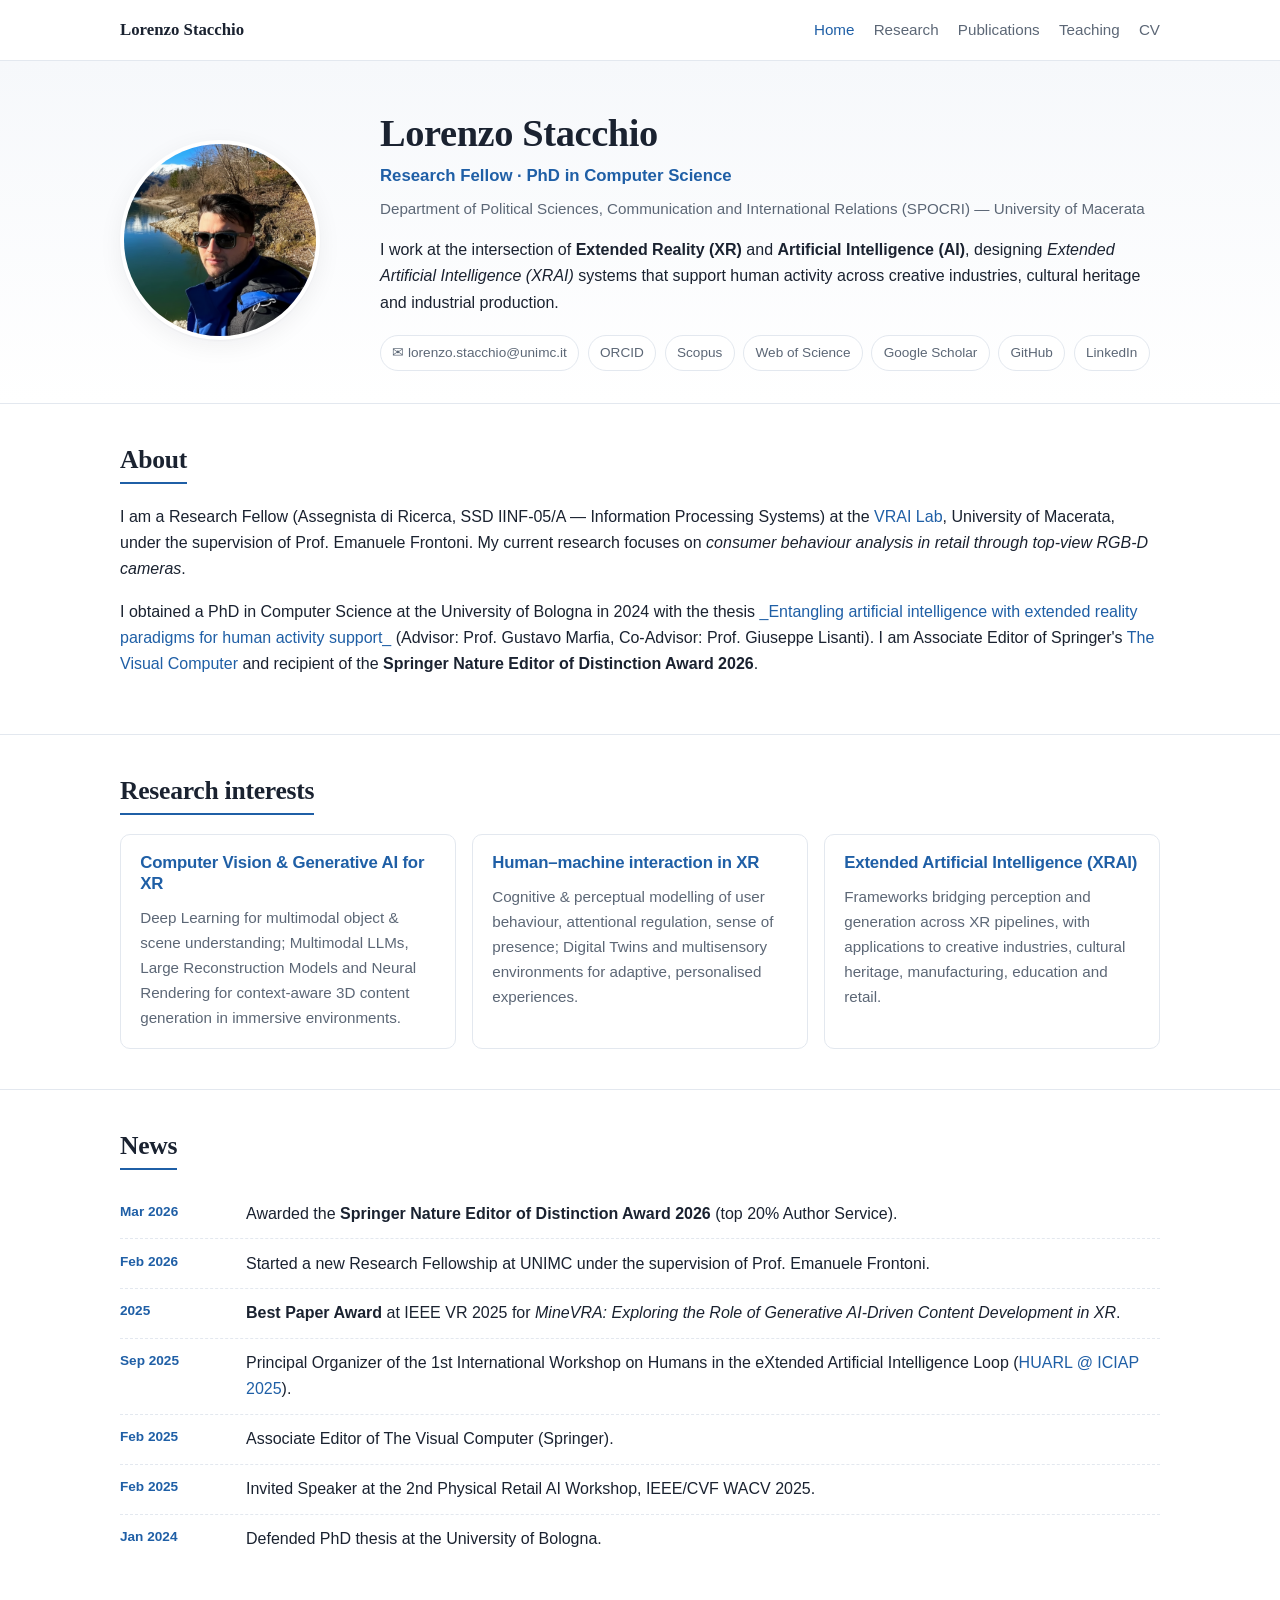
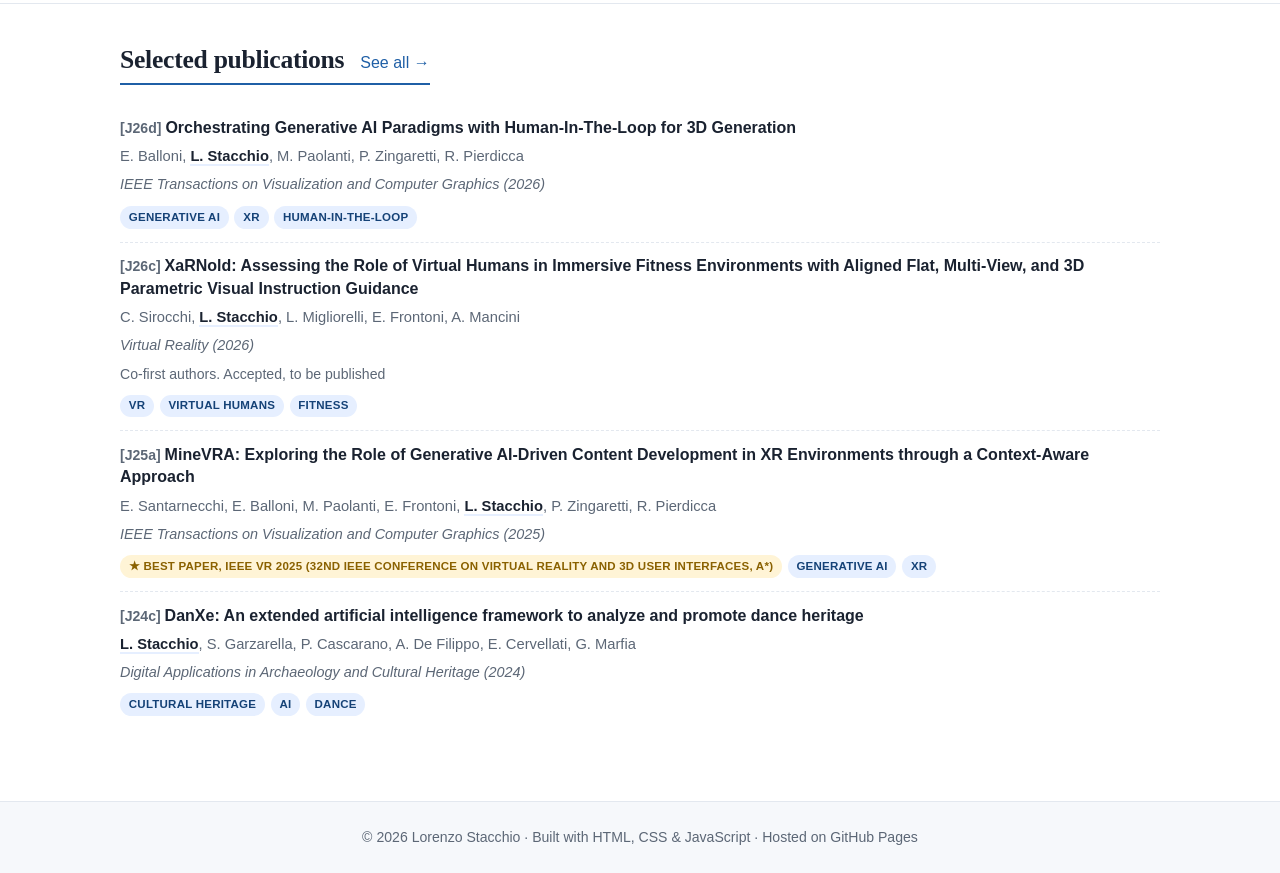
<file: index.html>
<!doctype html>
<html lang="en">
<head>
  <meta charset="utf-8">
  <title>Lorenzo Stacchio — Academic Website</title>
  <meta name="viewport" content="width=device-width,initial-scale=1">
  <meta name="description" content="Lorenzo Stacchio — Research Fellow at the University of Macerata. Research on the intersection of Extended Reality (XR) and Artificial Intelligence (AI).">
  <meta name="author" content="Lorenzo Stacchio">
  <link rel="stylesheet" href="assets/css/style.css">
  <link rel="icon" href="data:image/svg+xml,%3Csvg xmlns='http://www.w3.org/2000/svg' viewBox='0 0 100 100'%3E%3Ccircle cx='50' cy='50' r='48' fill='%231f5fa6'/%3E%3Ctext x='50' y='66' font-family='Georgia' font-size='52' font-weight='700' fill='white' text-anchor='middle'%3ELS%3C/text%3E%3C/svg%3E">
</head>
<body>

<nav class="nav">
  <div class="nav-inner">
    <a href="index.html" class="nav-brand" data-render="brand" data-source="data/profile.json">Lorenzo Stacchio</a>
    <button class="nav-toggle" aria-label="Open menu">☰</button>
    <div class="nav-links">
      <a href="index.html">Home</a>
      <a href="research.html">Research</a>
      <a href="publications.html">Publications</a>
      <a href="teaching.html">Teaching</a>
      <a href="cv.html">CV</a>
    </div>
  </div>
</nav>

<header class="hero" data-render="hero" data-source="data/profile.json"></header>

<main>

<section id="about">
  <div class="container">
    <div class="section-title"><h2>About</h2></div>
    <div data-render="about" data-source="data/profile.json"></div>
  </div>
</section>

<section id="research-interests">
  <div class="container">
    <div class="section-title"><h2>Research interests</h2></div>
    <div data-render="cards" data-source="data/research.json#interests"></div>
  </div>
</section>

<section id="news">
  <div class="container">
    <div class="section-title"><h2>News</h2></div>
    <div data-render="news" data-source="data/news.json"></div>
  </div>
</section>

<section id="selected">
  <div class="container">
    <div class="section-title"><h2>Selected publications</h2><a href="publications.html">See all →</a></div>
    <div id="selected-pubs"><div class="loading">Loading…</div></div>
  </div>
</section>

</main>

<footer>
  <div class="container">
    © <span id="year"></span> Lorenzo Stacchio · Built with HTML, CSS &amp; JavaScript · Hosted on GitHub Pages
  </div>
</footer>

<script>document.getElementById('year').textContent = new Date().getFullYear();</script>
<script src="assets/js/render.js"></script>
<script src="assets/js/main.js"></script>
<script src="assets/js/publications.js"></script>
</body>
</html>
</file>
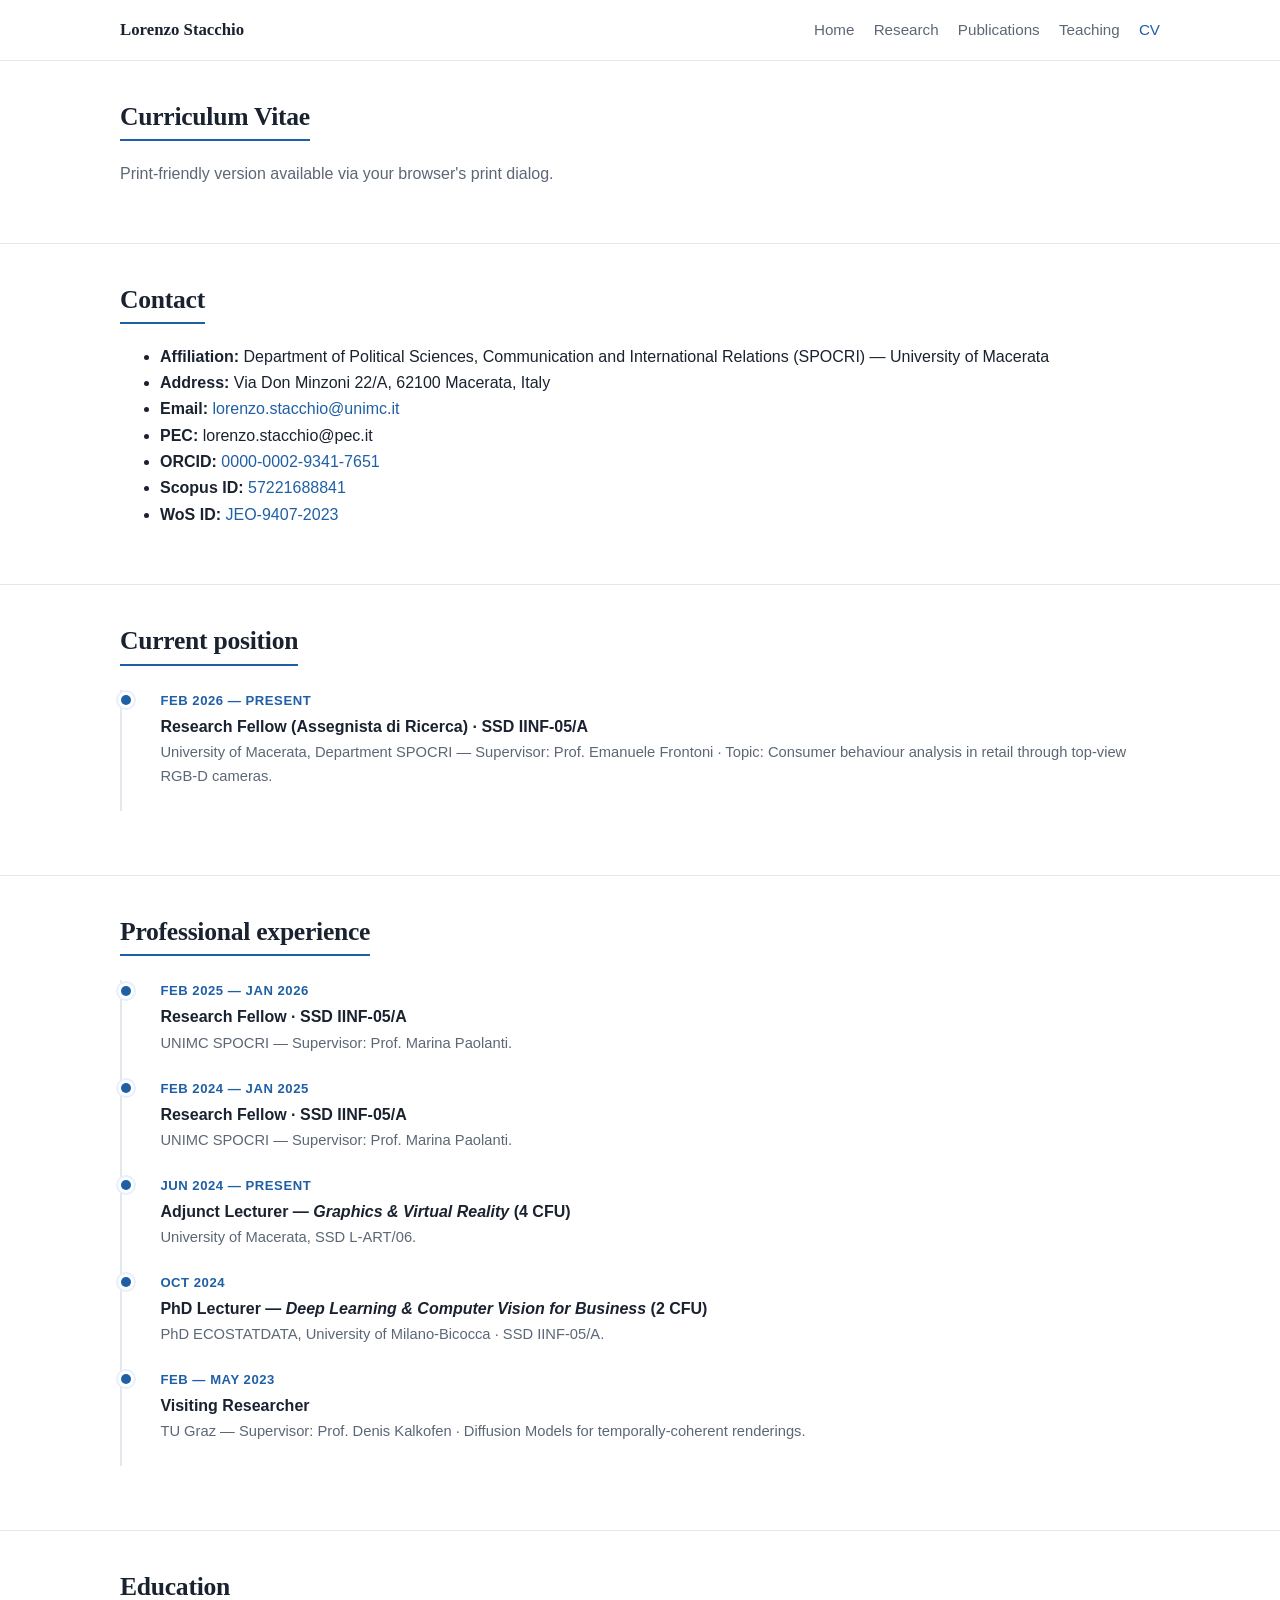
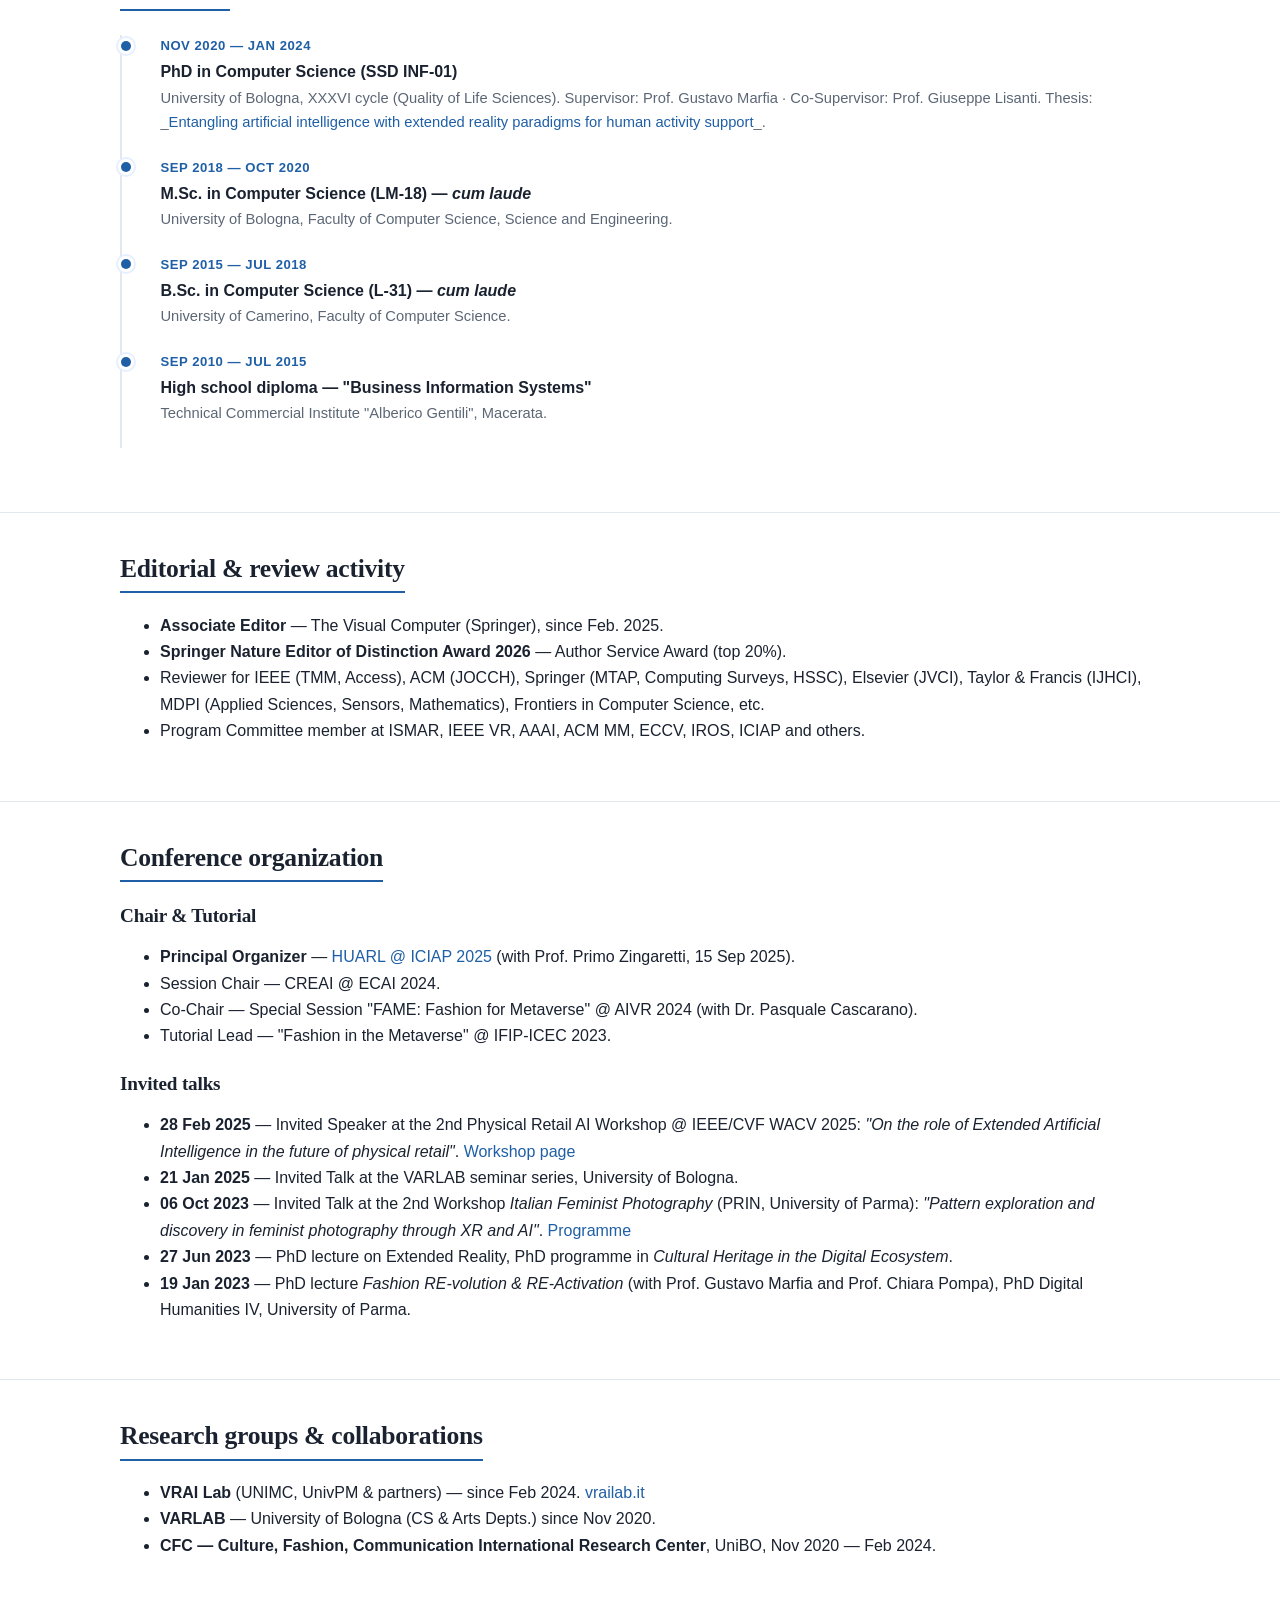
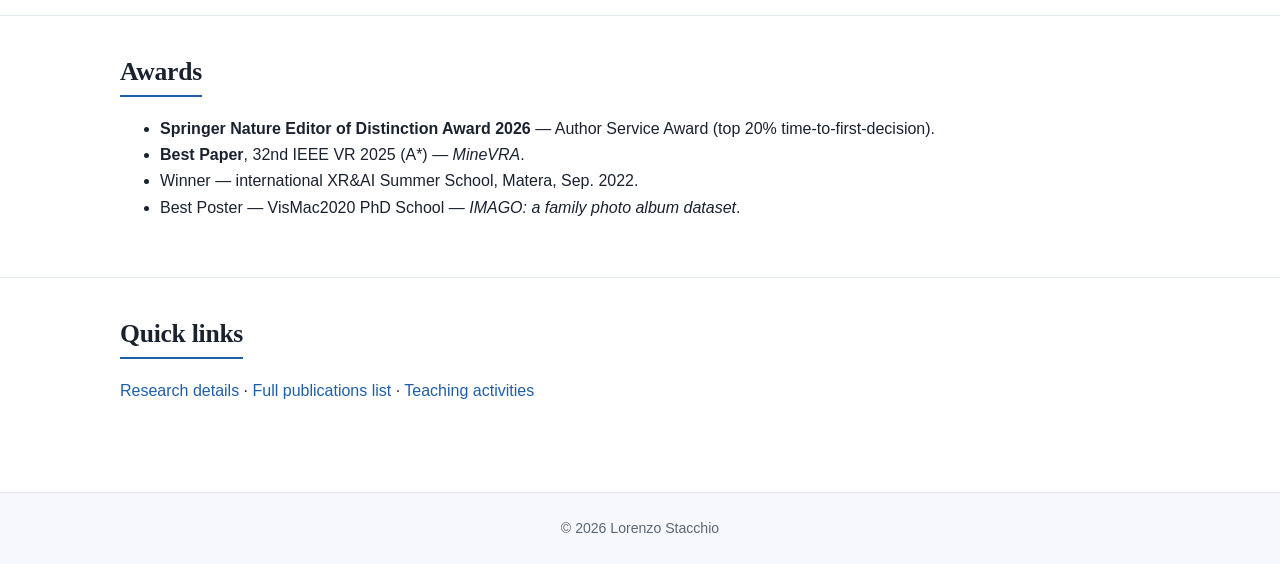
<file: cv.html>
<!doctype html>
<html lang="en">
<head>
  <meta charset="utf-8">
  <title>Curriculum Vitae — Lorenzo Stacchio</title>
  <meta name="viewport" content="width=device-width,initial-scale=1">
  <meta name="description" content="Curriculum Vitae of Lorenzo Stacchio.">
  <link rel="stylesheet" href="assets/css/style.css">
  <link rel="icon" href="data:image/svg+xml,%3Csvg xmlns='http://www.w3.org/2000/svg' viewBox='0 0 100 100'%3E%3Ccircle cx='50' cy='50' r='48' fill='%231f5fa6'/%3E%3Ctext x='50' y='66' font-family='Georgia' font-size='52' font-weight='700' fill='white' text-anchor='middle'%3ELS%3C/text%3E%3C/svg%3E">
</head>
<body>

<nav class="nav">
  <div class="nav-inner">
    <a href="index.html" class="nav-brand" data-render="brand" data-source="data/profile.json">Lorenzo Stacchio</a>
    <button class="nav-toggle" aria-label="Open menu">☰</button>
    <div class="nav-links">
      <a href="index.html">Home</a>
      <a href="research.html">Research</a>
      <a href="publications.html">Publications</a>
      <a href="teaching.html">Teaching</a>
      <a href="cv.html">CV</a>
    </div>
  </div>
</nav>

<main>

<section>
  <div class="container">
    <div class="section-title"><h2>Curriculum Vitae</h2></div>
    <p class="muted">Print-friendly version available via your browser's print dialog.</p>
  </div>
</section>

<section>
  <div class="container">
    <div class="section-title"><h2>Contact</h2></div>
    <div data-render="profile_contacts" data-source="data/profile.json"></div>
  </div>
</section>

<section>
  <div class="container">
    <div class="section-title"><h2>Current position</h2></div>
    <div data-render="timeline" data-source="data/positions.json#current"></div>
  </div>
</section>

<section>
  <div class="container">
    <div class="section-title"><h2>Professional experience</h2></div>
    <div data-render="timeline" data-source="data/positions.json#past"></div>
  </div>
</section>

<section>
  <div class="container">
    <div class="section-title"><h2>Education</h2></div>
    <div data-render="timeline" data-source="data/education.json"></div>
  </div>
</section>

<section>
  <div class="container">
    <div class="section-title"><h2>Editorial &amp; review activity</h2></div>
    <div data-render="list" data-source="data/service.json#editorial"></div>
  </div>
</section>

<section>
  <div class="container">
    <div class="section-title"><h2>Conference organization</h2></div>
    <h3>Chair &amp; Tutorial</h3>
    <div data-render="list" data-source="data/service.json#chair"></div>
    <h3>Invited talks</h3>
    <div data-render="list" data-source="data/talks.json"></div>
  </div>
</section>

<section>
  <div class="container">
    <div class="section-title"><h2>Research groups &amp; collaborations</h2></div>
    <div data-render="list" data-source="data/research.json#groups"></div>
  </div>
</section>

<section>
  <div class="container">
    <div class="section-title"><h2>Awards</h2></div>
    <div data-render="list" data-source="data/awards.json"></div>
  </div>
</section>

<section>
  <div class="container">
    <div class="section-title"><h2>Quick links</h2></div>
    <p>
      <a href="research.html">Research details</a> ·
      <a href="publications.html">Full publications list</a> ·
      <a href="teaching.html">Teaching activities</a>
    </p>
  </div>
</section>

</main>

<footer>
  <div class="container">© <span id="year"></span> Lorenzo Stacchio</div>
</footer>

<script>document.getElementById('year').textContent = new Date().getFullYear();</script>
<script src="assets/js/render.js"></script>
<script src="assets/js/main.js"></script>
</body>
</html>
</file>
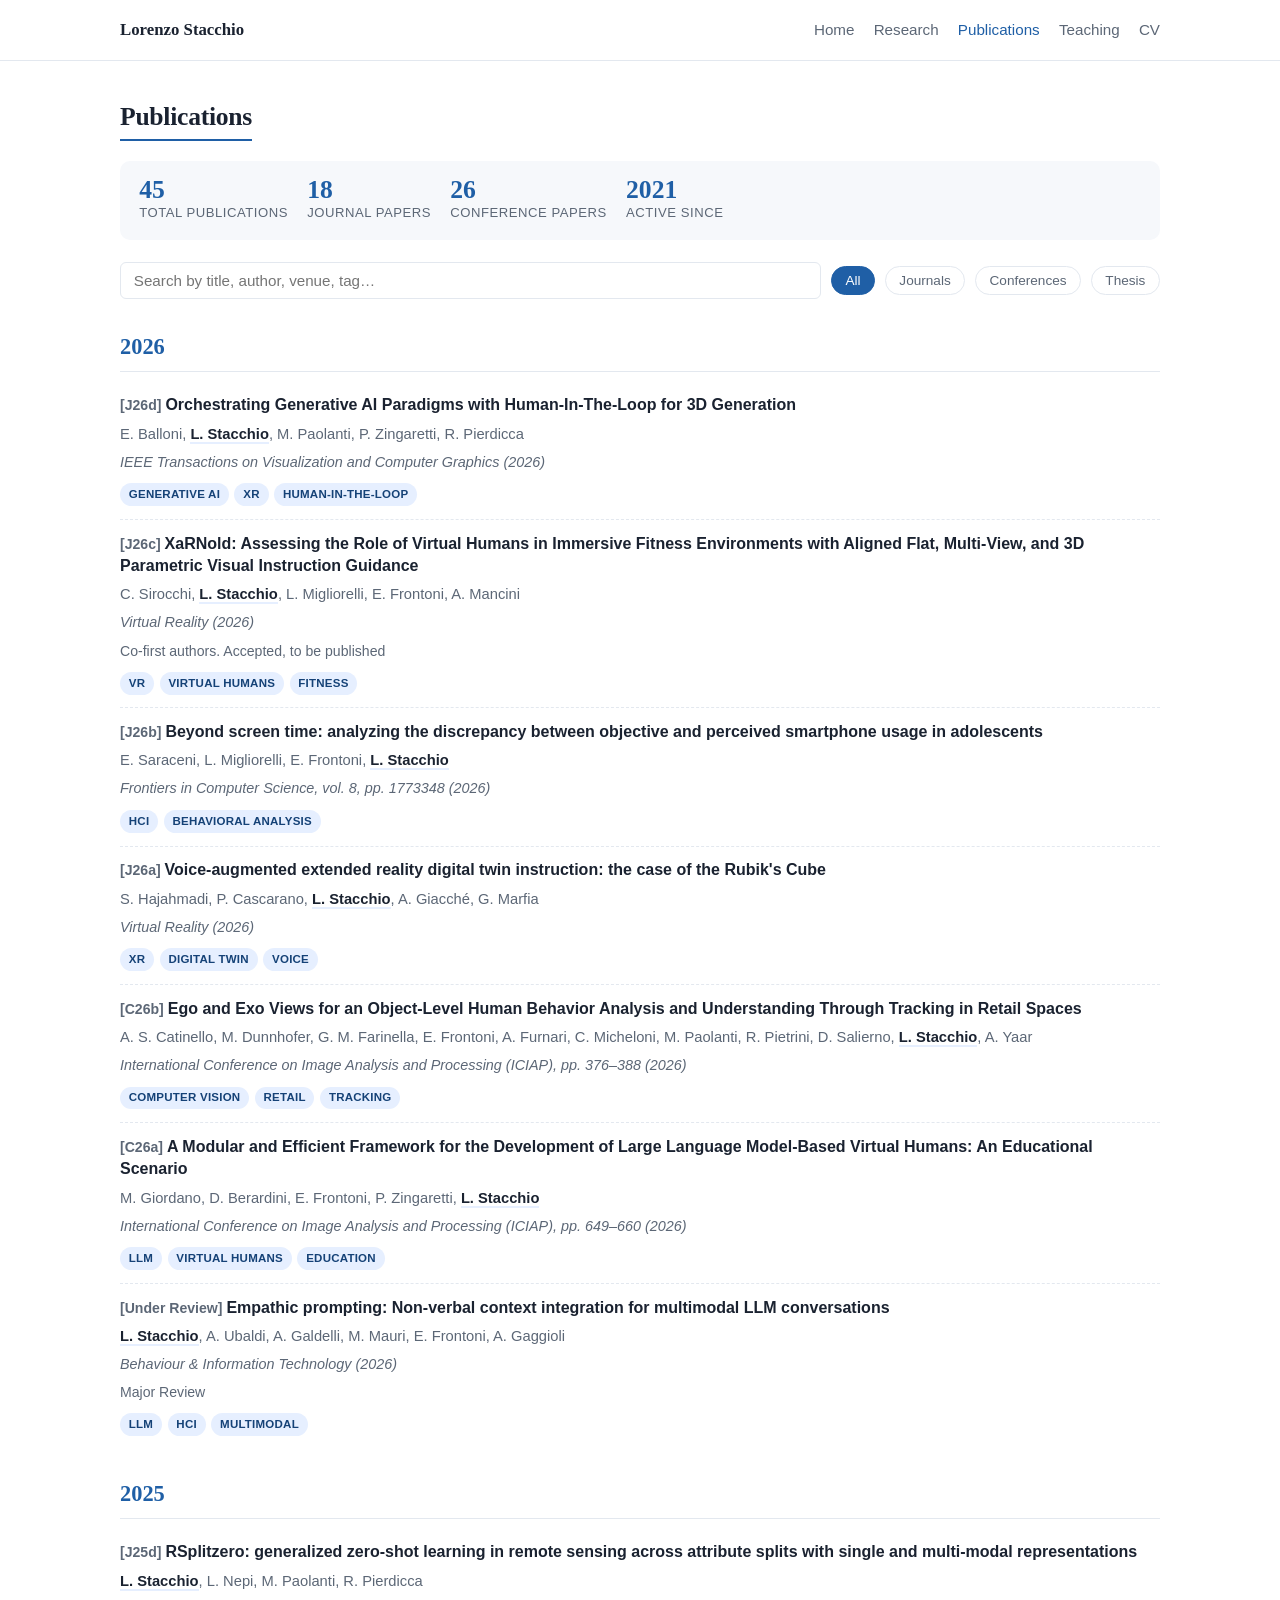
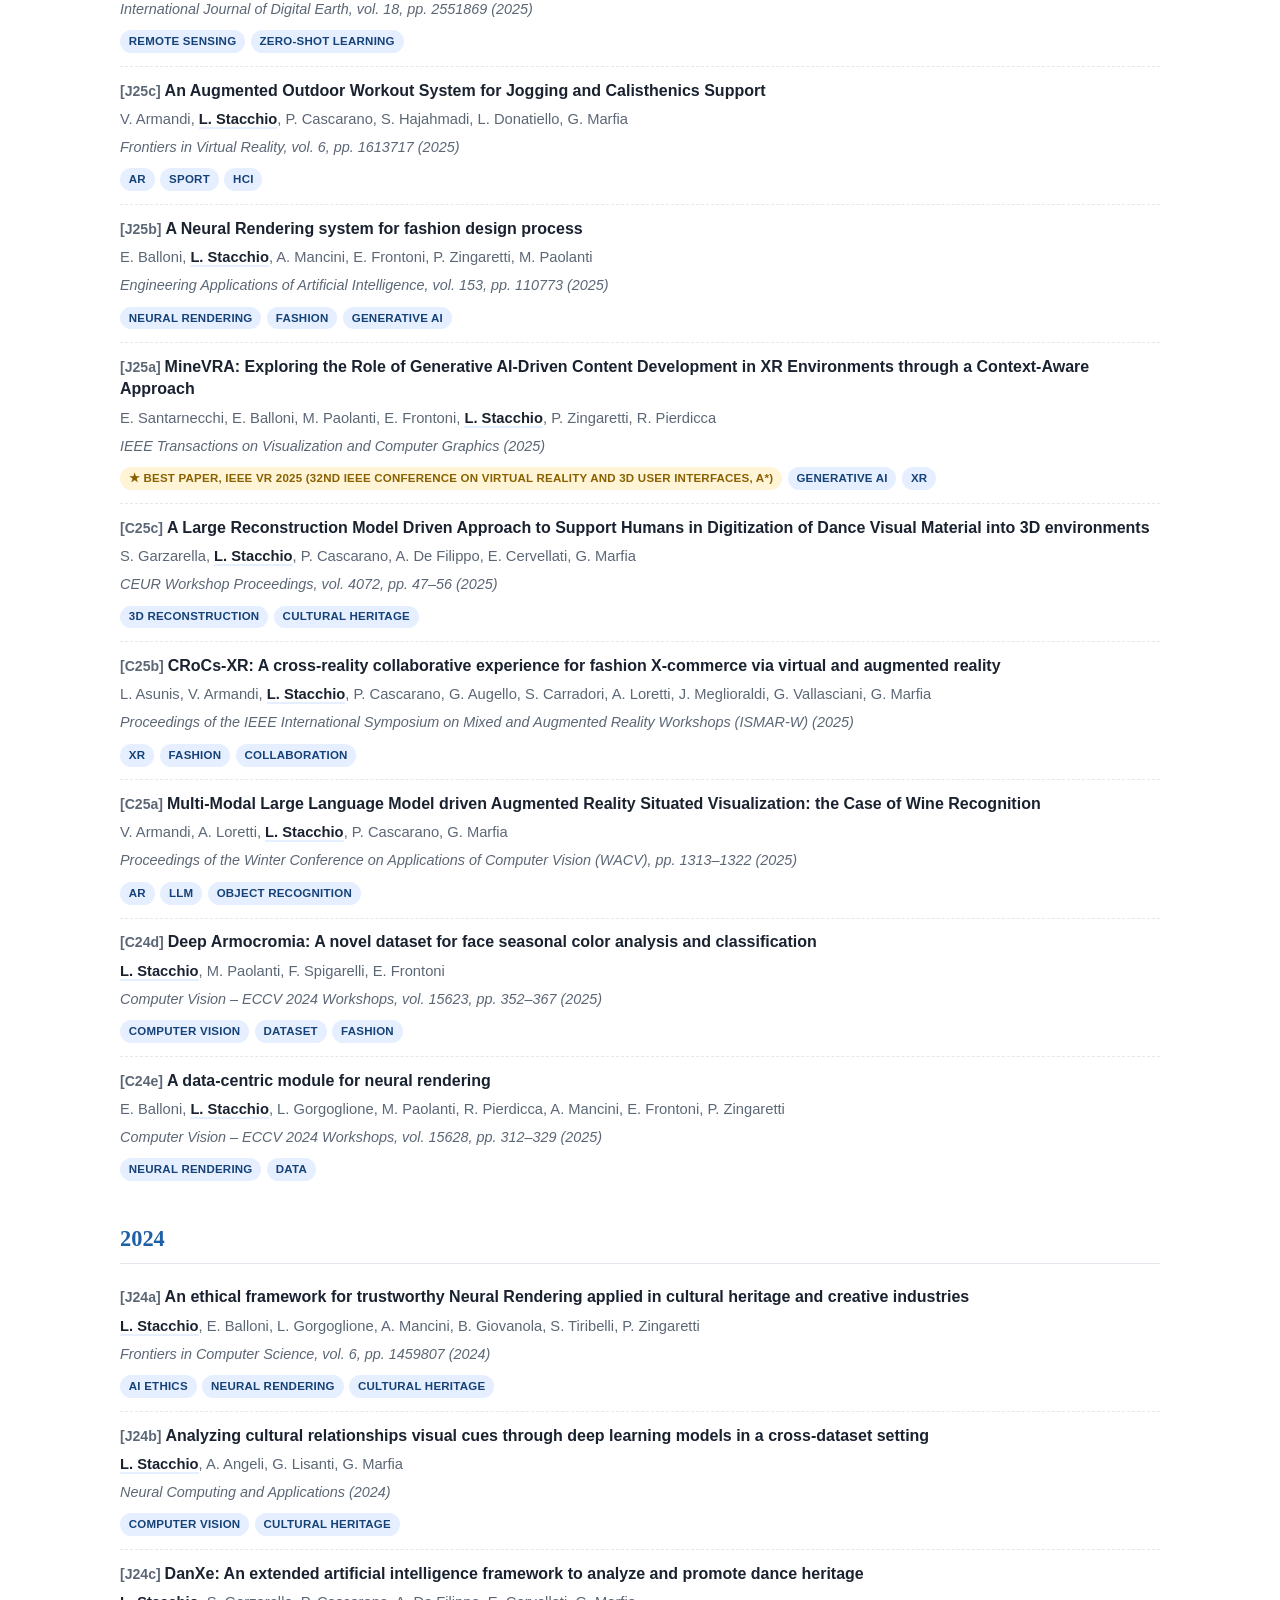
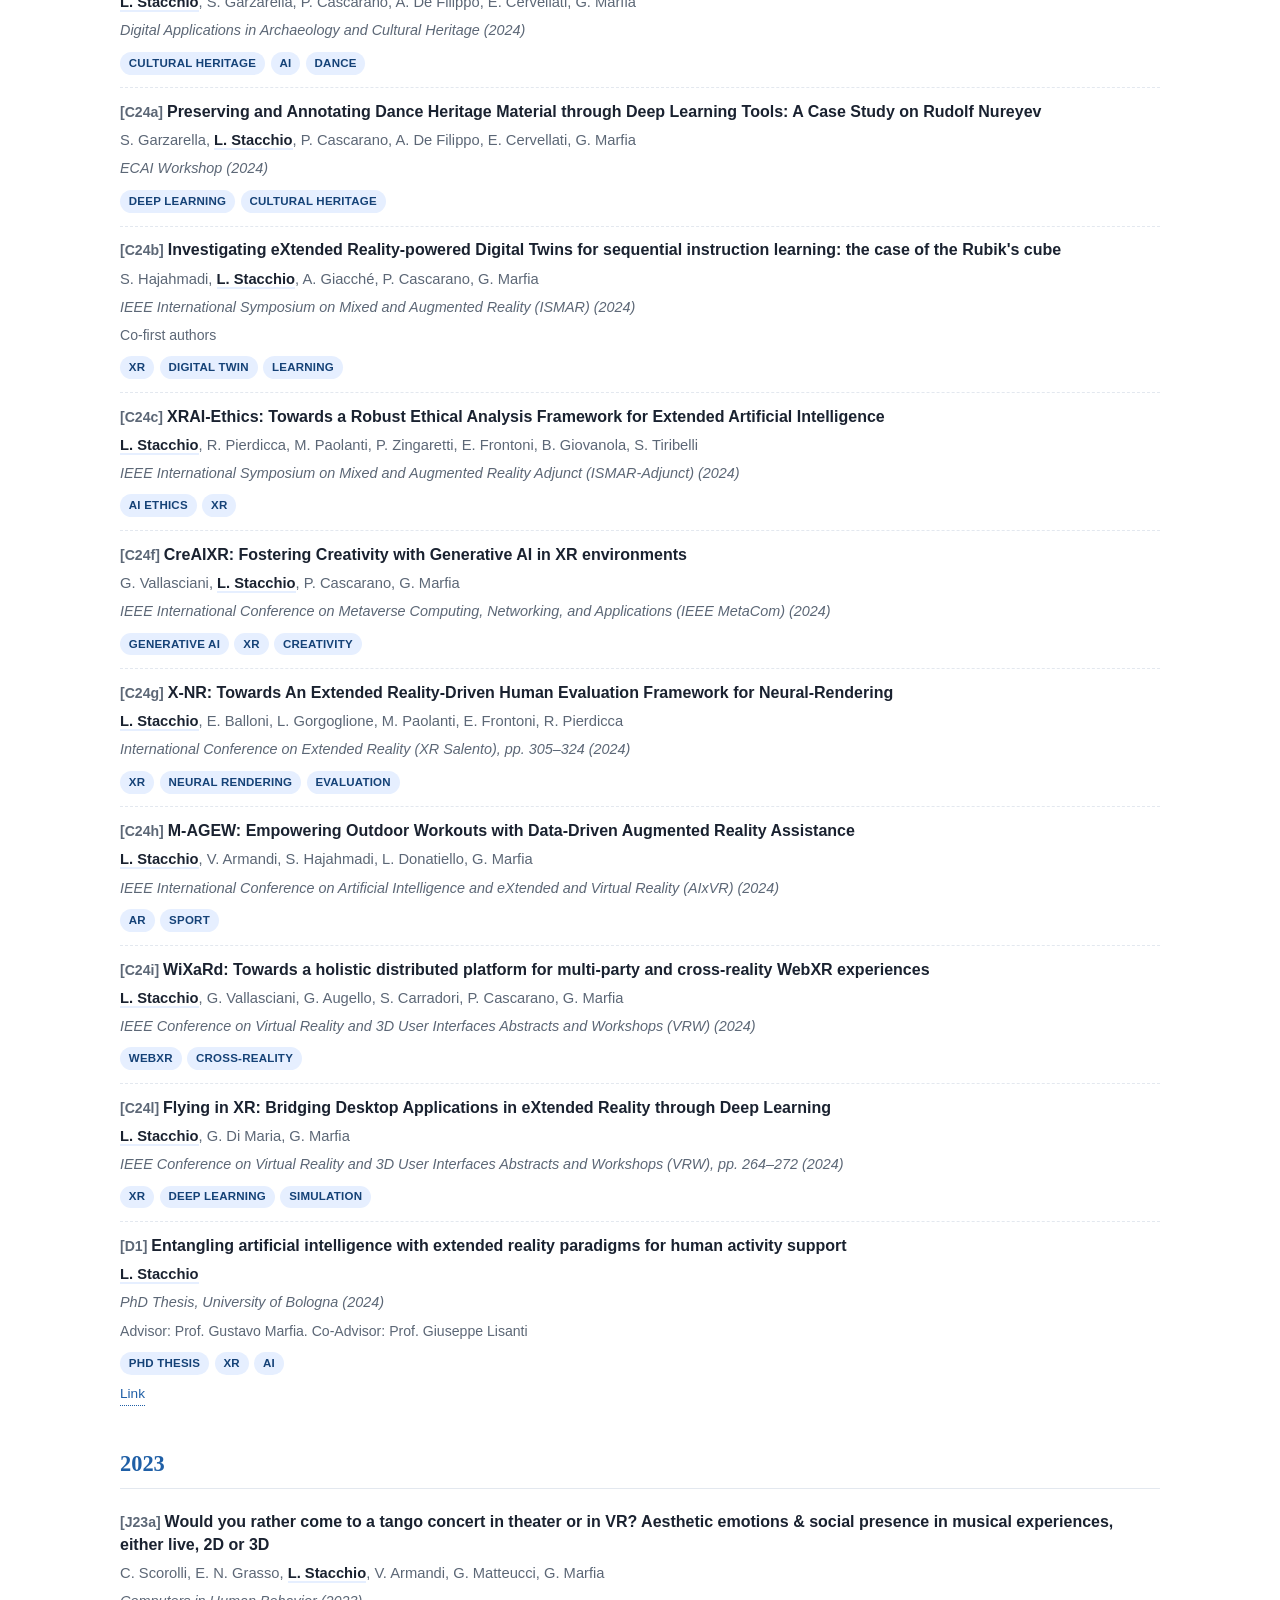
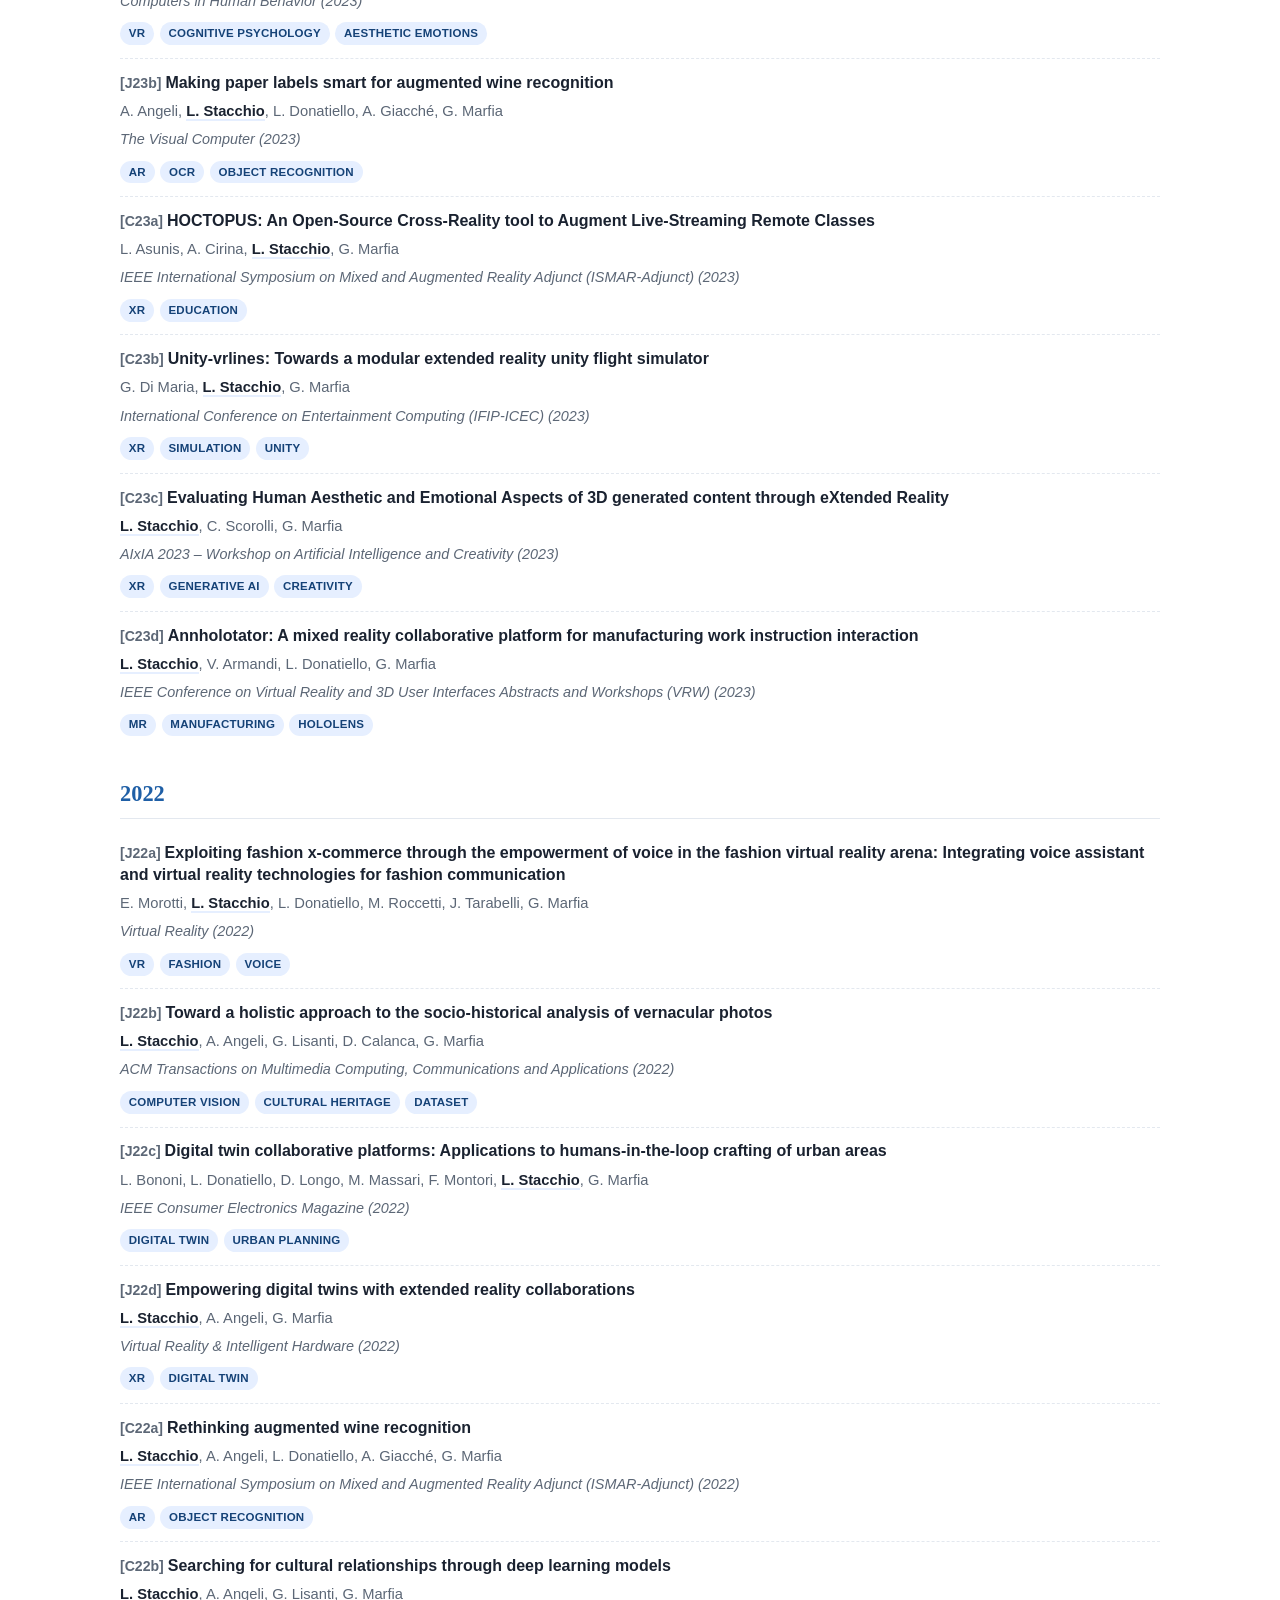
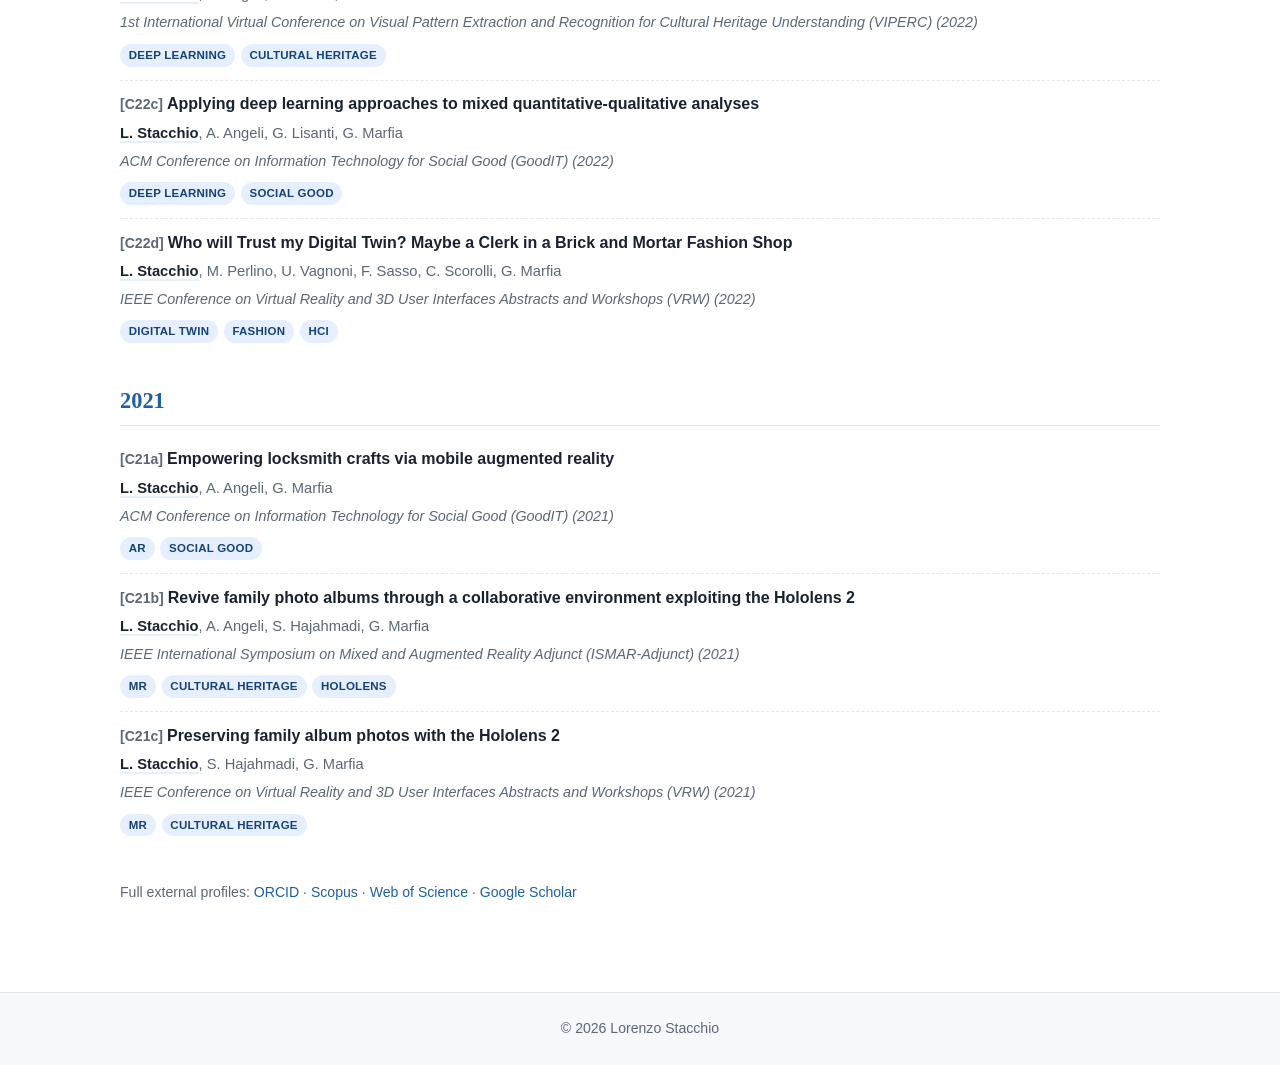
<file: publications.html>
<!doctype html>
<html lang="en">
<head>
  <meta charset="utf-8">
  <title>Publications — Lorenzo Stacchio</title>
  <meta name="viewport" content="width=device-width,initial-scale=1">
  <meta name="description" content="Publications list of Lorenzo Stacchio — dynamically loaded from BibTeX.">
  <link rel="stylesheet" href="assets/css/style.css">
  <link rel="icon" href="data:image/svg+xml,%3Csvg xmlns='http://www.w3.org/2000/svg' viewBox='0 0 100 100'%3E%3Ccircle cx='50' cy='50' r='48' fill='%231f5fa6'/%3E%3Ctext x='50' y='66' font-family='Georgia' font-size='52' font-weight='700' fill='white' text-anchor='middle'%3ELS%3C/text%3E%3C/svg%3E">
</head>
<body>

<nav class="nav">
  <div class="nav-inner">
    <a href="index.html" class="nav-brand" data-render="brand" data-source="data/profile.json">Lorenzo Stacchio</a>
    <button class="nav-toggle" aria-label="Open menu">☰</button>
    <div class="nav-links">
      <a href="index.html">Home</a>
      <a href="research.html">Research</a>
      <a href="publications.html">Publications</a>
      <a href="teaching.html">Teaching</a>
      <a href="cv.html">CV</a>
    </div>
  </div>
</nav>

<main>
<section>
  <div class="container">
    <div class="section-title"><h2>Publications</h2></div>
    <!-- <p class="muted">
      The list below is loaded automatically from
      <a href="publications.bib" target="_blank" rel="noopener"><code>publications.bib</code></a>.
      Edit that file (or replace it with a fresh export from Scopus / WoS / Scholar) and the page refreshes.
      Author <strong>Stacchio, L.</strong> is highlighted.
    </p> -->

    <div id="pub-stats" class="pub-stats"></div>

    <div class="pub-controls">
      <input type="search" id="pub-search" placeholder="Search by title, author, venue, tag…" autocomplete="off">
      <button class="pub-filter active" data-type="all">All</button>
      <button class="pub-filter" data-type="article">Journals</button>
      <button class="pub-filter" data-type="inproceedings">Conferences</button>
      <button class="pub-filter" data-type="phdthesis">Thesis</button>
    </div>

    <div id="pub-list"><div class="loading">Loading publications…</div></div>

    <p class="muted small" style="margin-top:2rem">
      Full external profiles:
      <a href="https://orcid.org/0000-0002-9341-7651" target="_blank" rel="noopener">ORCID</a> ·
      <a href="https://www.scopus.com/authid/detail.uri?authorId=57221688841" target="_blank" rel="noopener">Scopus</a> ·
      <a href="https://www.webofscience.com/wos/author/record/JEO-9407-2023" target="_blank" rel="noopener">Web of Science</a> ·
      <a href="https://scholar.google.com/citations?user=z3iakesAAAAJ" target="_blank" rel="noopener">Google Scholar</a>
    </p>
  </div>
</section>
</main>

<footer>
  <div class="container">© <span id="year"></span> Lorenzo Stacchio</div>
</footer>

<script>document.getElementById('year').textContent = new Date().getFullYear();</script>
<script src="assets/js/render.js"></script>
<script src="assets/js/main.js"></script>
<script src="assets/js/publications.js"></script>
</body>
</html>
</file>
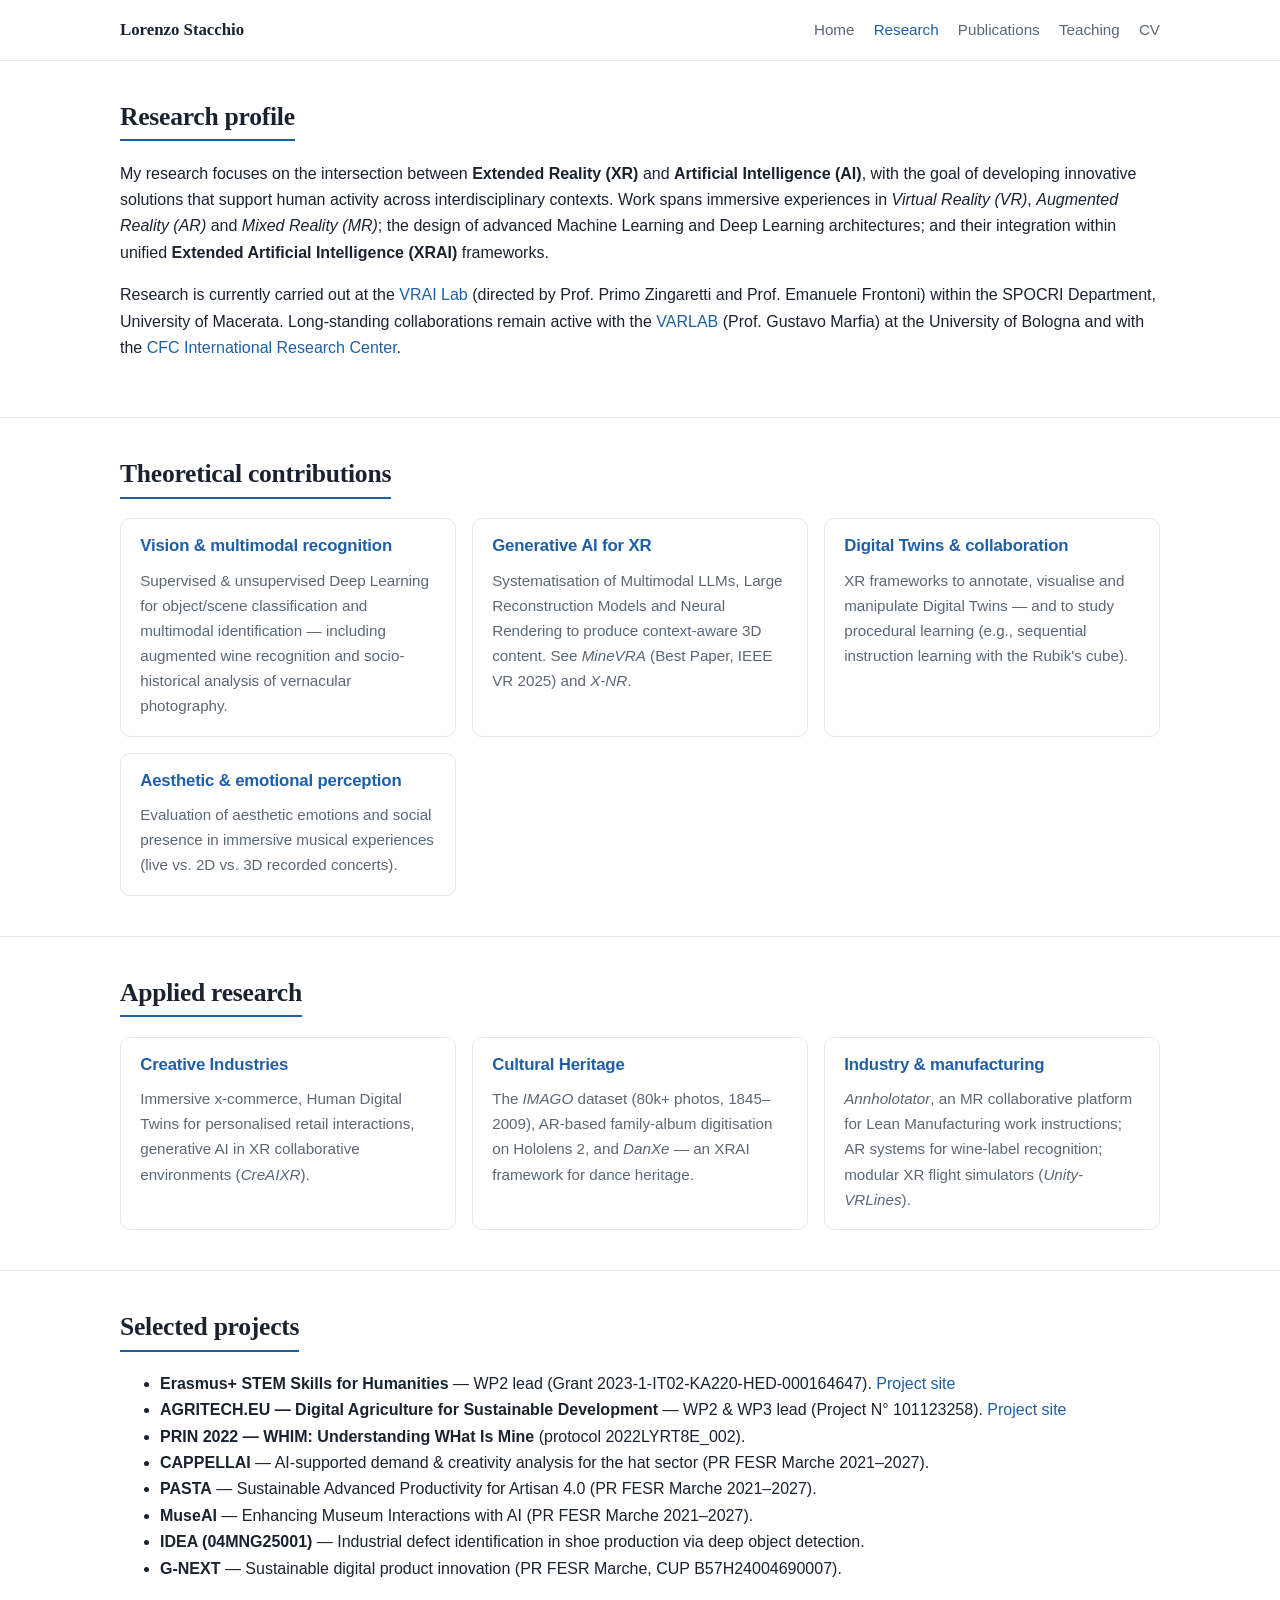
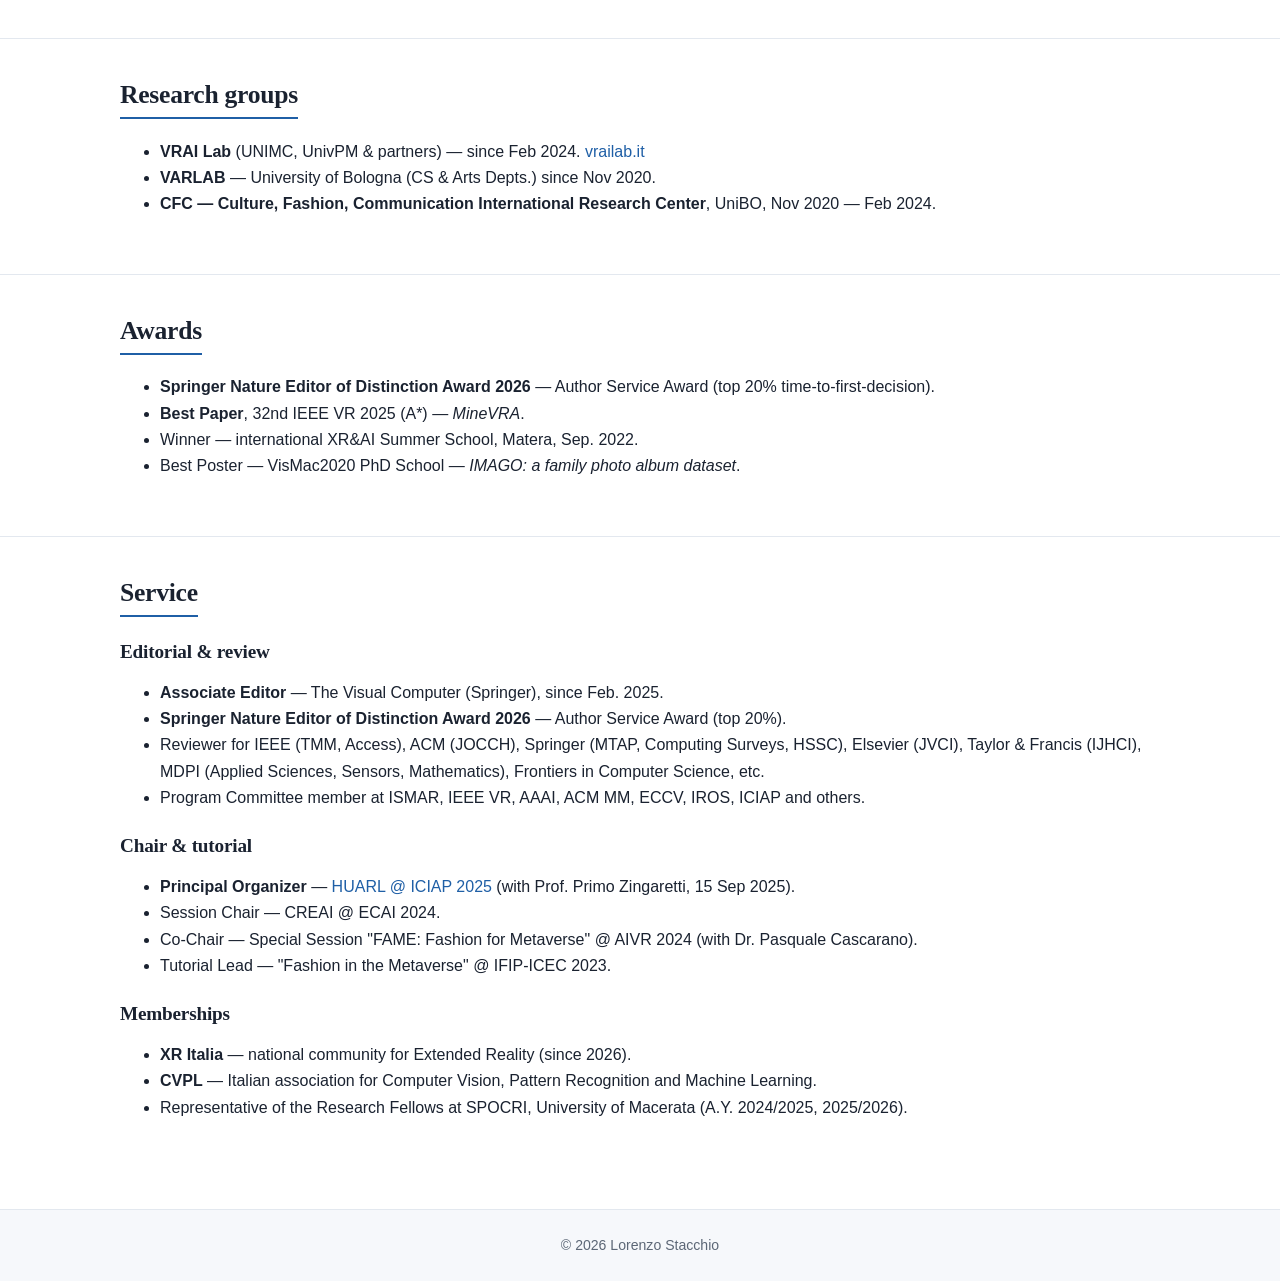
<file: research.html>
<!doctype html>
<html lang="en">
<head>
  <meta charset="utf-8">
  <title>Research — Lorenzo Stacchio</title>
  <meta name="viewport" content="width=device-width,initial-scale=1">
  <meta name="description" content="Research profile of Lorenzo Stacchio — Extended Reality, Artificial Intelligence, XRAI.">
  <link rel="stylesheet" href="assets/css/style.css">
  <link rel="icon" href="data:image/svg+xml,%3Csvg xmlns='http://www.w3.org/2000/svg' viewBox='0 0 100 100'%3E%3Ccircle cx='50' cy='50' r='48' fill='%231f5fa6'/%3E%3Ctext x='50' y='66' font-family='Georgia' font-size='52' font-weight='700' fill='white' text-anchor='middle'%3ELS%3C/text%3E%3C/svg%3E">
</head>
<body>

<nav class="nav">
  <div class="nav-inner">
    <a href="index.html" class="nav-brand" data-render="brand" data-source="data/profile.json">Lorenzo Stacchio</a>
    <button class="nav-toggle" aria-label="Open menu">☰</button>
    <div class="nav-links">
      <a href="index.html">Home</a>
      <a href="research.html">Research</a>
      <a href="publications.html">Publications</a>
      <a href="teaching.html">Teaching</a>
      <a href="cv.html">CV</a>
    </div>
  </div>
</nav>

<main>

<section>
  <div class="container">
    <div class="section-title"><h2>Research profile</h2></div>
    <div data-render="paragraphs" data-source="data/research.json#profile"></div>
  </div>
</section>

<section>
  <div class="container">
    <div class="section-title"><h2>Theoretical contributions</h2></div>
    <div data-render="cards" data-source="data/research.json#theoretical"></div>
  </div>
</section>

<section>
  <div class="container">
    <div class="section-title"><h2>Applied research</h2></div>
    <div data-render="cards" data-source="data/research.json#applied"></div>
  </div>
</section>

<section>
  <div class="container">
    <div class="section-title"><h2>Selected projects</h2></div>
    <div data-render="list" data-source="data/projects.json"></div>
  </div>
</section>

<section>
  <div class="container">
    <div class="section-title"><h2>Research groups</h2></div>
    <div data-render="list" data-source="data/research.json#groups"></div>
  </div>
</section>

<section>
  <div class="container">
    <div class="section-title"><h2>Awards</h2></div>
    <div data-render="list" data-source="data/awards.json"></div>
  </div>
</section>

<section>
  <div class="container">
    <div class="section-title"><h2>Service</h2></div>
    <h3>Editorial &amp; review</h3>
    <div data-render="list" data-source="data/service.json#editorial"></div>
    <h3>Chair &amp; tutorial</h3>
    <div data-render="list" data-source="data/service.json#chair"></div>
    <h3>Memberships</h3>
    <div data-render="list" data-source="data/service.json#memberships"></div>
  </div>
</section>

</main>

<footer>
  <div class="container">© <span id="year"></span> Lorenzo Stacchio</div>
</footer>

<script>document.getElementById('year').textContent = new Date().getFullYear();</script>
<script src="assets/js/render.js"></script>
<script src="assets/js/main.js"></script>
</body>
</html>
</file>
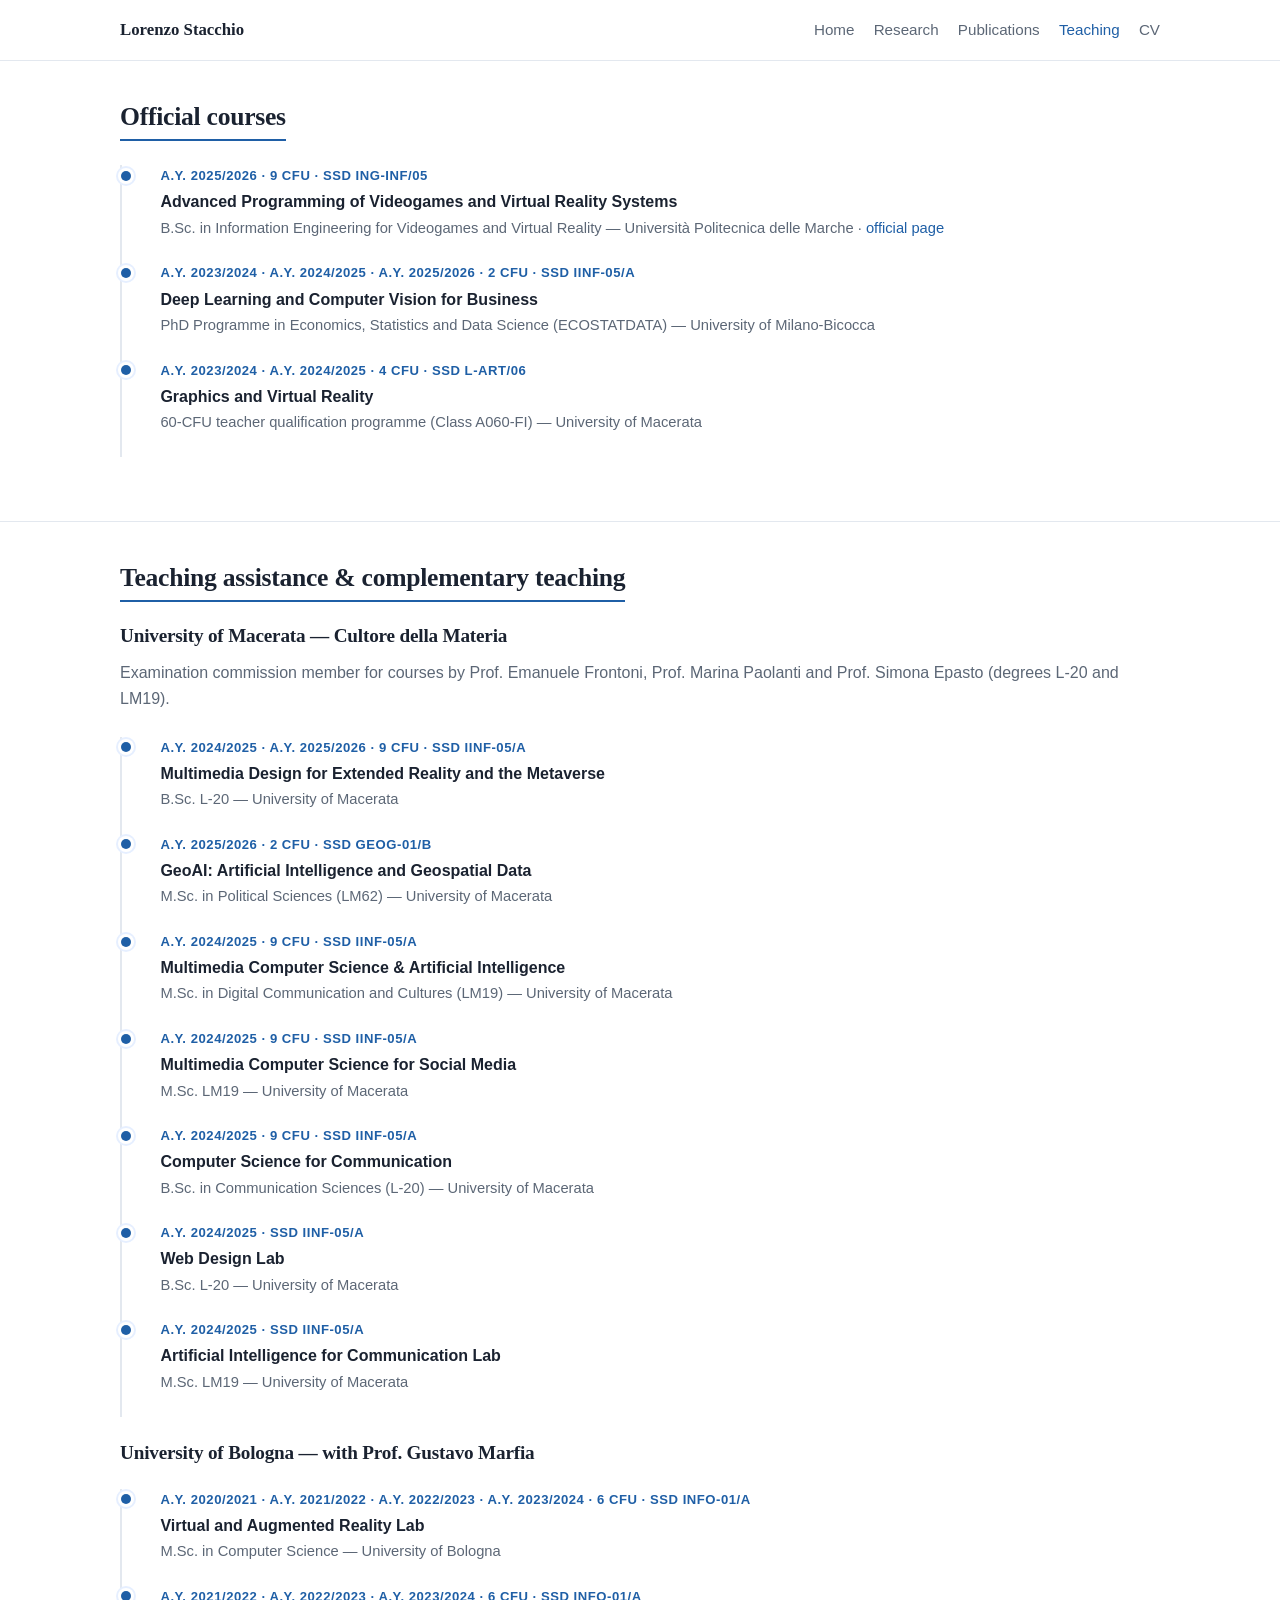
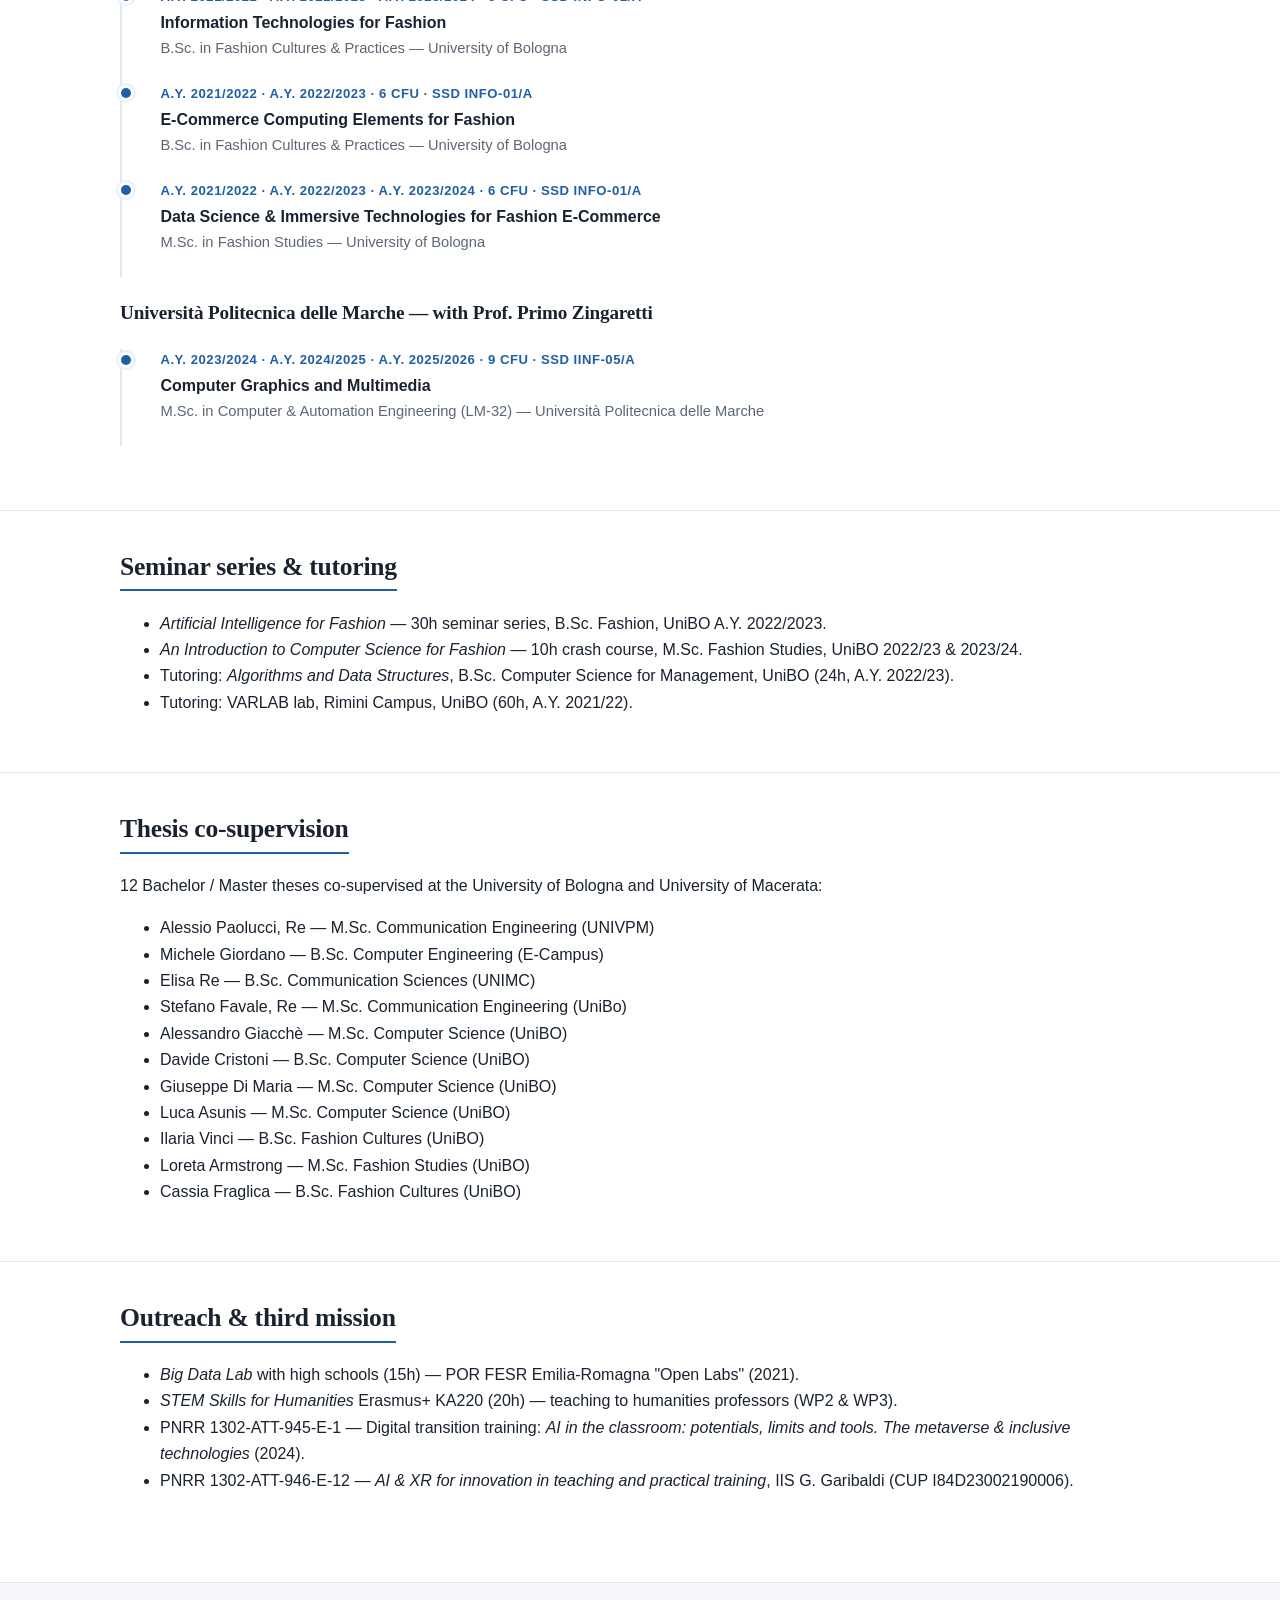
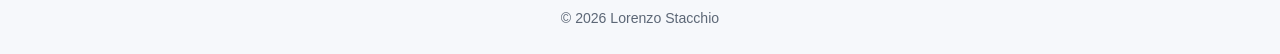
<file: teaching.html>
<!doctype html>
<html lang="en">
<head>
  <meta charset="utf-8">
  <title>Teaching — Lorenzo Stacchio</title>
  <meta name="viewport" content="width=device-width,initial-scale=1">
  <meta name="description" content="Teaching activities of Lorenzo Stacchio across Bachelor, Master and PhD programmes.">
  <link rel="stylesheet" href="assets/css/style.css">
  <link rel="icon" href="data:image/svg+xml,%3Csvg xmlns='http://www.w3.org/2000/svg' viewBox='0 0 100 100'%3E%3Ccircle cx='50' cy='50' r='48' fill='%231f5fa6'/%3E%3Ctext x='50' y='66' font-family='Georgia' font-size='52' font-weight='700' fill='white' text-anchor='middle'%3ELS%3C/text%3E%3C/svg%3E">
</head>
<body>

<nav class="nav">
  <div class="nav-inner">
    <a href="index.html" class="nav-brand" data-render="brand" data-source="data/profile.json">Lorenzo Stacchio</a>
    <button class="nav-toggle" aria-label="Open menu">☰</button>
    <div class="nav-links">
      <a href="index.html">Home</a>
      <a href="research.html">Research</a>
      <a href="publications.html">Publications</a>
      <a href="teaching.html">Teaching</a>
      <a href="cv.html">CV</a>
    </div>
  </div>
</nav>

<main>

<section>
  <div class="container">
    <div class="section-title"><h2>Official courses</h2></div>
    <div data-render="courses" data-source="data/teaching.json#official_courses"></div>
  </div>
</section>

<section>
  <div class="container">
    <div class="section-title"><h2>Teaching assistance &amp; complementary teaching</h2></div>
    <div data-render="course_groups" data-source="data/teaching.json#ta_groups"></div>
  </div>
</section>

<section>
  <div class="container">
    <div class="section-title"><h2>Seminar series &amp; tutoring</h2></div>
    <div data-render="list" data-source="data/teaching.json#seminars"></div>
  </div>
</section>

<section>
  <div class="container">
    <div class="section-title"><h2>Thesis co-supervision</h2></div>
    <div data-render="theses" data-source="data/teaching.json#theses"></div>
  </div>
</section>

<section>
  <div class="container">
    <div class="section-title"><h2>Outreach &amp; third mission</h2></div>
    <div data-render="list" data-source="data/teaching.json#outreach"></div>
  </div>
</section>

</main>

<footer>
  <div class="container">© <span id="year"></span> Lorenzo Stacchio</div>
</footer>

<script>document.getElementById('year').textContent = new Date().getFullYear();</script>
<script src="assets/js/render.js"></script>
<script src="assets/js/main.js"></script>
</body>
</html>
</file>
<file: assets/css/style.css>
/* =========================================================
   Lorenzo Stacchio — Academic Site
   Minimal, fast, GitHub Pages friendly
   ========================================================= */

:root {
  --bg: #ffffff;
  --bg-alt: #f6f8fb;
  --bg-soft: #eef2f7;
  --text: #1a2230;
  --text-muted: #5c6776;
  --accent: #1f5fa6;
  --accent-strong: #154277;
  --accent-soft: #e6efff;
  --border: #e3e8ef;
  --shadow: 0 1px 2px rgba(15, 23, 42, 0.04), 0 6px 24px rgba(15, 23, 42, 0.06);
  --radius: 10px;
  --radius-sm: 6px;
  --max: 1080px;
}

* { box-sizing: border-box; }

html { scroll-behavior: smooth; }

body {
  margin: 0;
  font-family: -apple-system, BlinkMacSystemFont, "Segoe UI", Roboto, "Helvetica Neue", Arial, sans-serif;
  font-size: 16px;
  line-height: 1.65;
  color: var(--text);
  background: var(--bg);
  -webkit-font-smoothing: antialiased;
}

a {
  color: var(--accent);
  text-decoration: none;
  transition: color .15s ease, border-color .15s ease;
}
a:hover { color: var(--accent-strong); text-decoration: underline; }

h1, h2, h3, h4 {
  font-family: "Georgia", "Times New Roman", serif;
  color: var(--text);
  line-height: 1.25;
  margin: 0 0 .6em 0;
  letter-spacing: -0.01em;
}
h1 { font-size: 2.2rem; }
h2 { font-size: 1.6rem; margin-top: 2rem; }
h3 { font-size: 1.2rem; margin-top: 1.4rem; }

p { margin: 0 0 1rem 0; }

.container {
  max-width: var(--max);
  margin: 0 auto;
  padding: 0 1.25rem;
}

/* =========================================================
   Navigation
   ========================================================= */
.nav {
  position: sticky;
  top: 0;
  z-index: 50;
  background: rgba(255,255,255,0.92);
  backdrop-filter: saturate(150%) blur(8px);
  border-bottom: 1px solid var(--border);
}
.nav-inner {
  display: flex;
  align-items: center;
  justify-content: space-between;
  height: 60px;
  max-width: var(--max);
  margin: 0 auto;
  padding: 0 1.25rem;
}
.nav-brand {
  font-family: Georgia, serif;
  font-weight: 700;
  font-size: 1.05rem;
  color: var(--text);
}
.nav-brand:hover { text-decoration: none; color: var(--accent); }
.nav-links {
  display: flex;
  gap: 1.2rem;
  align-items: center;
}
.nav-links a {
  color: var(--text-muted);
  font-size: .95rem;
  font-weight: 500;
}
.nav-links a:hover,
.nav-links a.active {
  color: var(--accent);
  text-decoration: none;
}
.nav-toggle {
  display: none;
  background: none;
  border: 0;
  font-size: 1.3rem;
  cursor: pointer;
  color: var(--text);
}

@media (max-width: 720px) {
  .nav-toggle { display: block; }
  .nav-links {
    display: none;
    position: absolute;
    top: 60px;
    left: 0;
    right: 0;
    background: #fff;
    flex-direction: column;
    align-items: flex-start;
    padding: 1rem 1.25rem;
    border-bottom: 1px solid var(--border);
    gap: .8rem;
  }
  .nav-links.open { display: flex; }
}

/* =========================================================
   Hero
   ========================================================= */
.hero {
  padding: 3rem 0 2rem;
  border-bottom: 1px solid var(--border);
  background: linear-gradient(180deg, var(--bg-alt), var(--bg));
}
.hero-grid {
  display: grid;
  grid-template-columns: 220px 1fr;
  gap: 2.5rem;
  align-items: center;
}
.avatar {
  width: 200px;
  height: 200px;
  border-radius: 50%;
  background: var(--bg-soft);
  object-fit: cover;
  box-shadow: var(--shadow);
  border: 4px solid #fff;
}
.avatar-placeholder {
  width: 200px;
  height: 200px;
  border-radius: 50%;
  background: linear-gradient(135deg, var(--accent), var(--accent-strong));
  color: white;
  display: flex;
  align-items: center;
  justify-content: center;
  font-family: Georgia, serif;
  font-size: 3.5rem;
  font-weight: 700;
  box-shadow: var(--shadow);
  border: 4px solid #fff;
}
.hero h1 {
  margin: 0 0 .3rem 0;
  font-size: 2.4rem;
}
.hero .role {
  color: var(--accent);
  font-weight: 600;
  margin: 0 0 .4rem 0;
  font-size: 1.05rem;
}
.hero .affil {
  color: var(--text-muted);
  margin: 0 0 1rem 0;
  font-size: .95rem;
}
.hero .lead {
  margin-bottom: 1.2rem;
}

.social-row {
  display: flex;
  flex-wrap: wrap;
  gap: .55rem;
  margin-top: .8rem;
}
.social-link {
  display: inline-flex;
  align-items: center;
  gap: .35rem;
  padding: .35rem .7rem;
  border: 1px solid var(--border);
  border-radius: 999px;
  background: #fff;
  color: var(--text-muted);
  font-size: .85rem;
  transition: all .15s ease;
}
.social-link:hover {
  border-color: var(--accent);
  color: var(--accent);
  text-decoration: none;
  background: var(--accent-soft);
}

@media (max-width: 720px) {
  .hero-grid { grid-template-columns: 1fr; text-align: center; gap: 1.5rem; }
  .avatar, .avatar-placeholder { margin: 0 auto; width: 160px; height: 160px; font-size: 2.8rem; }
  .social-row { justify-content: center; }
}

/* =========================================================
   Sections
   ========================================================= */
section {
  padding: 2.5rem 0;
  border-bottom: 1px solid var(--border);
}
section:last-child { border-bottom: 0; }

.section-title {
  display: flex;
  align-items: baseline;
  justify-content: space-between;
  gap: 1rem;
  margin-bottom: 1.2rem;
  padding-bottom: .4rem;
  border-bottom: 2px solid var(--accent);
  width: fit-content;
}
.section-title h2 { margin: 0; }

/* News list */
.news-list {
  list-style: none;
  padding: 0;
  margin: 0;
}
.news-item {
  display: grid;
  grid-template-columns: 110px 1fr;
  gap: 1rem;
  padding: .7rem 0;
  border-bottom: 1px dashed var(--border);
}
.news-item:last-child { border-bottom: 0; }
.news-date {
  color: var(--accent);
  font-weight: 600;
  font-size: .85rem;
  font-variant-numeric: tabular-nums;
}
.news-text { color: var(--text); }
@media (max-width: 600px) {
  .news-item { grid-template-columns: 1fr; gap: .2rem; }
}

/* Cards */
.cards {
  display: grid;
  grid-template-columns: repeat(auto-fit, minmax(260px, 1fr));
  gap: 1rem;
}
.card {
  background: #fff;
  border: 1px solid var(--border);
  border-radius: var(--radius);
  padding: 1.1rem 1.2rem;
  transition: transform .15s ease, box-shadow .15s ease, border-color .15s ease;
}
.card:hover {
  transform: translateY(-2px);
  box-shadow: var(--shadow);
  border-color: var(--accent);
}
.card h3 {
  margin-top: 0;
  font-family: -apple-system, "Segoe UI", Roboto, sans-serif;
  font-size: 1.05rem;
  color: var(--accent);
}
.card p { color: var(--text-muted); font-size: .95rem; margin-bottom: 0; }

/* Timeline */
.timeline {
  position: relative;
  margin: 1.5rem 0;
  padding-left: 1.4rem;
  border-left: 2px solid var(--border);
}
.timeline-item { position: relative; padding: 0 0 1.4rem 1rem; }
.timeline-item::before {
  content: "";
  position: absolute;
  left: -1.49rem;
  top: .35rem;
  width: 10px; height: 10px;
  border-radius: 50%;
  background: var(--accent);
  box-shadow: 0 0 0 3px #fff, 0 0 0 5px var(--accent-soft);
}
.timeline-date {
  color: var(--accent);
  font-weight: 600;
  font-size: .82rem;
  display: block;
  margin-bottom: .15rem;
  text-transform: uppercase;
  letter-spacing: .04em;
}
.timeline-title { font-weight: 600; }
.timeline-org { color: var(--text-muted); font-size: .92rem; }

/* =========================================================
   Publications
   ========================================================= */
.pub-controls {
  display: flex;
  flex-wrap: wrap;
  gap: .6rem;
  margin: 1rem 0 1.6rem 0;
  align-items: center;
}
.pub-controls input[type="search"] {
  flex: 1 1 240px;
  padding: .55rem .8rem;
  border: 1px solid var(--border);
  border-radius: var(--radius-sm);
  font-size: .95rem;
  background: #fff;
}
.pub-controls input[type="search"]:focus {
  outline: none;
  border-color: var(--accent);
  box-shadow: 0 0 0 3px var(--accent-soft);
}
.pub-filter {
  padding: .4rem .85rem;
  border: 1px solid var(--border);
  border-radius: 999px;
  background: #fff;
  color: var(--text-muted);
  cursor: pointer;
  font-size: .85rem;
  transition: all .15s ease;
}
.pub-filter:hover { border-color: var(--accent); color: var(--accent); }
.pub-filter.active {
  background: var(--accent);
  color: white;
  border-color: var(--accent);
}

.pub-year-group {
  margin-bottom: 1.4rem;
}
.pub-year {
  font-family: Georgia, serif;
  font-size: 1.4rem;
  color: var(--accent);
  font-weight: 700;
  padding: .3rem 0;
  margin: 1rem 0 .6rem 0;
  border-bottom: 1px solid var(--border);
}
.pub-item {
  padding: .8rem 0;
  border-bottom: 1px dashed var(--border);
  display: grid;
  grid-template-columns: 1fr;
  gap: .3rem;
}
.pub-item:last-child { border-bottom: 0; }
.pub-title {
  font-weight: 600;
  color: var(--text);
  line-height: 1.4;
}
.pub-authors {
  color: var(--text-muted);
  font-size: .92rem;
}
.pub-authors .me {
  color: var(--text);
  font-weight: 600;
  border-bottom: 2px solid var(--accent-soft);
}
.pub-venue {
  color: var(--text-muted);
  font-size: .9rem;
  font-style: italic;
}
.pub-tags {
  display: flex;
  flex-wrap: wrap;
  gap: .35rem;
  margin-top: .25rem;
}
.pub-tag {
  background: var(--accent-soft);
  color: var(--accent-strong);
  padding: .12rem .55rem;
  border-radius: 999px;
  font-size: .72rem;
  font-weight: 600;
  letter-spacing: .02em;
  text-transform: uppercase;
}
.pub-tag.award {
  background: #fff4d6;
  color: #8a6100;
}
.pub-links {
  display: flex;
  gap: .8rem;
  margin-top: .2rem;
  font-size: .85rem;
}
.pub-links a {
  color: var(--accent);
  border-bottom: 1px dotted var(--accent);
}
.pub-links a:hover { text-decoration: none; }

.pub-stats {
  display: flex;
  flex-wrap: wrap;
  gap: 1.2rem;
  background: var(--bg-alt);
  border-radius: var(--radius);
  padding: 1rem 1.2rem;
  margin-bottom: 1.4rem;
}
.pub-stat {
  display: flex;
  flex-direction: column;
}
.pub-stat-num {
  font-family: Georgia, serif;
  font-size: 1.6rem;
  font-weight: 700;
  color: var(--accent);
  line-height: 1;
}
.pub-stat-label {
  color: var(--text-muted);
  font-size: .82rem;
  text-transform: uppercase;
  letter-spacing: .04em;
}

.loading, .empty {
  text-align: center;
  color: var(--text-muted);
  padding: 2rem;
  font-style: italic;
}

/* =========================================================
   Footer
   ========================================================= */
footer {
  background: var(--bg-alt);
  border-top: 1px solid var(--border);
  padding: 1.5rem 0;
  margin-top: 2rem;
  text-align: center;
  color: var(--text-muted);
  font-size: .88rem;
}
footer a { color: var(--accent); }

/* utility */
.muted { color: var(--text-muted); }
.small { font-size: .88rem; }
.center { text-align: center; }
.mt-0 { margin-top: 0; }
.mb-0 { margin-bottom: 0; }

/* print-friendly CV */
@media print {
  .nav, footer, .pub-controls, .nav-toggle { display: none !important; }
  body { font-size: 11pt; }
  section { page-break-inside: avoid; }
}
</file>
